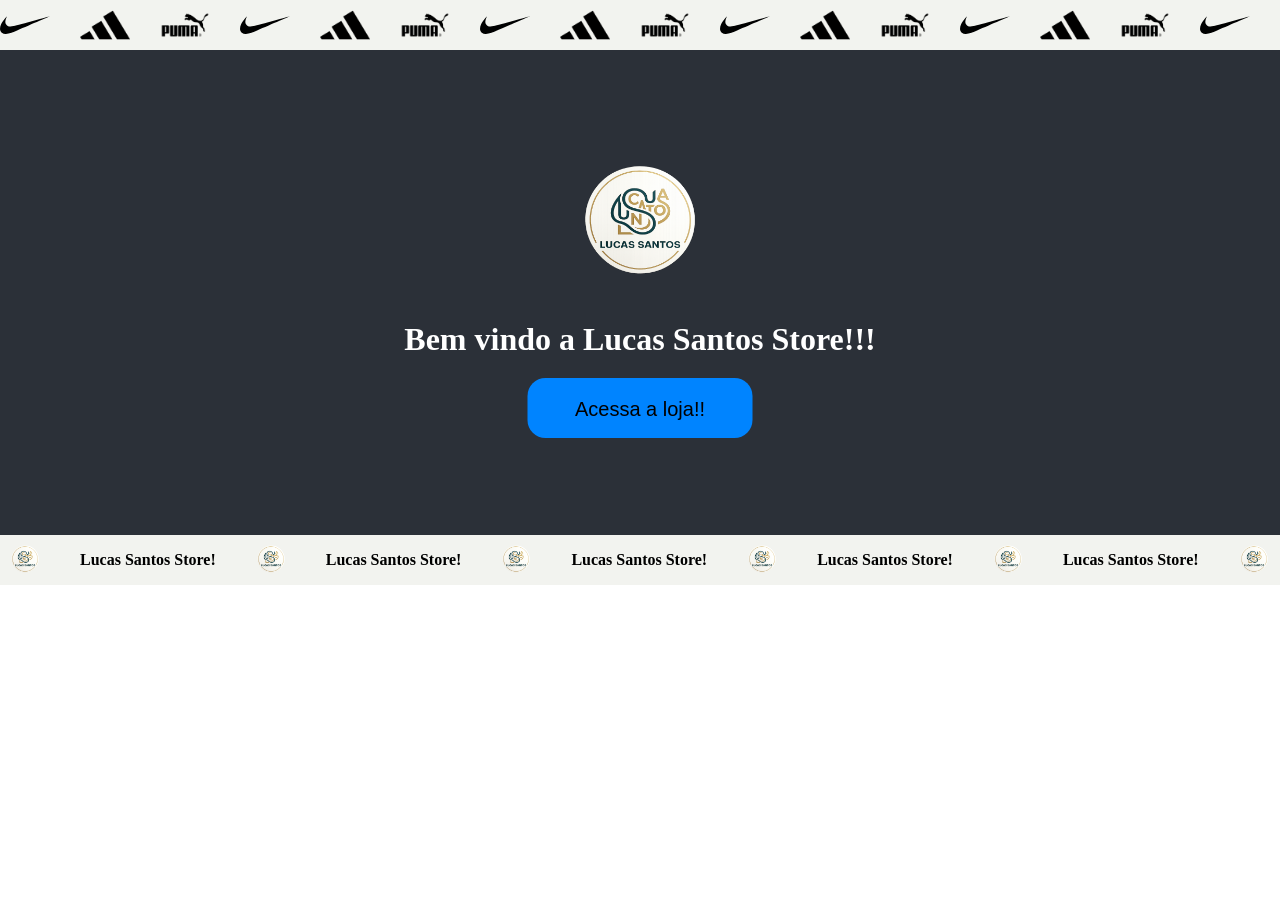
<file: index.html>
<!DOCTYPE html>
<html lang="pt-BR">
<head>
    <meta charset="UTF-8">
    <meta name="viewport" content="width=device-width, initial-scale=1.0">
    <link rel="stylesheet" href="styleBemVindo.css">
    <title>Document</title>
</head>
<body>
    <header>
        <div class="marcas">
            <div class="motor">
                <div class="conteudo">
                    <span><img src="imagens/logoNike.svg" alt=""></span>
                    <span><img src="imagens/adidasLogo.png" alt=""></span>
                    <span><img src="imagens/pumaLogo.png" alt=""></span>
                </div>
                <div class="conteudo">
                    <span><img src="imagens/logoNike.svg" alt=""></span>
                    <span><img src="imagens/adidasLogo.png" alt=""></span>
                    <span><img src="imagens/pumaLogo.png" alt=""></span>
                </div>
                <div class="conteudo">
                    <span><img src="imagens/logoNike.svg" alt=""></span>
                    <span><img src="imagens/adidasLogo.png" alt=""></span>
                    <span><img src="imagens/pumaLogo.png" alt=""></span>
                </div>
                <div class="conteudo">
                    <span><img src="imagens/logoNike.svg" alt=""></span>
                    <span><img src="imagens/adidasLogo.png" alt=""></span>
                    <span><img src="imagens/pumaLogo.png" alt=""></span>
                </div>
                <div class="conteudo">
                    <span><img src="imagens/logoNike.svg" alt=""></span>
                    <span><img src="imagens/adidasLogo.png" alt=""></span>
                    <span><img src="imagens/pumaLogo.png" alt=""></span>
                </div>
                <div class="conteudo">
                    <span><img src="imagens/logoNike.svg" alt=""></span>
                    <span><img src="imagens/adidasLogo.png" alt=""></span>
                    <span><img src="imagens/pumaLogo.png" alt=""></span>
                </div>
                <div class="conteudo">
                    <span><img src="imagens/logoNike.svg" alt=""></span>
                    <span><img src="imagens/adidasLogo.png" alt=""></span>
                    <span><img src="imagens/pumaLogo.png" alt=""></span>
                </div>
                <div class="conteudo">
                    <span><img src="imagens/logoNike.svg" alt=""></span>
                    <span><img src="imagens/adidasLogo.png" alt=""></span>
                    <span><img src="imagens/pumaLogo.png" alt=""></span>
                </div>
                <div class="conteudo">
                    <span><img src="imagens/logoNike.svg" alt=""></span>
                    <span><img src="imagens/adidasLogo.png" alt=""></span>
                    <span><img src="imagens/pumaLogo.png" alt=""></span>
                </div>
            </div>
        </div>
    </header>
    <main>
        <div class="container">
            <img src="imagens/logo.png" alt="">
            <h1>Bem vindo a Lucas Santos Store!!!</h1>
            <button class="btn"><a href="pgInicial.html">Acessa a loja!!</a></button>
        </div>
    </main>
    <footer>
        <div class="loja">
            <div class="motor2">
                <div class="conteudo2">
                    <span><img src="imagens/logo.png" alt=""></span>
                    <span><h4>Lucas Santos Store!</h4></span>
                </div>
                 <div class="conteudo2">
                    <span><img src="imagens/logo.png" alt=""></span>
                    <span><h4>Lucas Santos Store!</h4></span>
                </div>
                 <div class="conteudo2">
                    <span><img src="imagens/logo.png" alt=""></span>
                    <span><h4>Lucas Santos Store!</h4></span>
                </div>
                 <div class="conteudo2">
                    <span><img src="imagens/logo.png" alt=""></span>
                    <span><h4>Lucas Santos Store!</h4></span>
                </div>
                 <div class="conteudo2">
                    <span><img src="imagens/logo.png" alt=""></span>
                    <span><h4>Lucas Santos Store!</h4></span>
                </div>
                 <div class="conteudo2">
                    <span><img src="imagens/logo.png" alt=""></span>
                    <span><h4>Lucas Santos Store!</h4></span>
                </div>
                 <div class="conteudo2">
                    <span><img src="imagens/logo.png" alt=""></span>
                    <span><h4>Lucas Santos Store!</h4></span>
                </div>
                 <div class="conteudo2">
                    <span><img src="imagens/logo.png" alt=""></span>
                    <span><h4>Lucas Santos Store!</h4></span>
                </div>
            </div>
        </div>
    </footer>
    <script src=""></script>
</body>
</html>
</file>
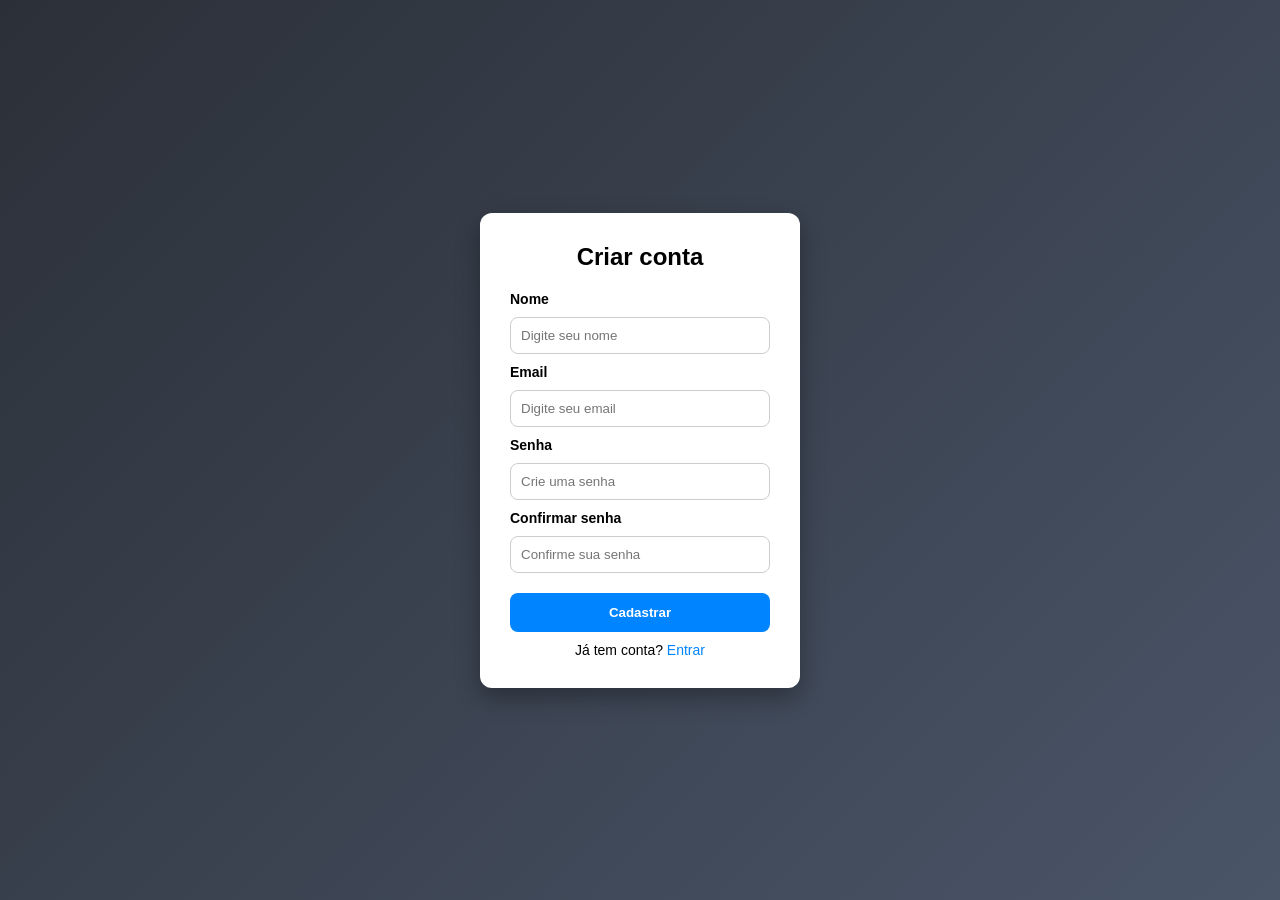
<file: cadastro.html>
<!DOCTYPE html>
<html lang="pt-BR">

<head>
  <meta charset="UTF-8">
  <meta name="viewport" content="width=device-width, initial-scale=1.0">
  <title>Cadastro</title>
  <link rel="stylesheet" href="cadastro.css">
</head>

<body>

  <div class="container">

    <form class="formulario" id="formCadastro">

      <h2>Criar conta</h2>

      <label>Nome</label>
      <input type="text" id="nome" placeholder="Digite seu nome">

      <label>Email</label>
      <input type="email" placeholder="Digite seu email">

      <label>Senha</label>
      <input type="password" placeholder="Crie uma senha">

      <label>Confirmar senha</label>
      <input type="password" placeholder="Confirme sua senha">

      <button type="submit">Cadastrar</button>

      <p>Já tem conta? <a href="entrar.html">Entrar</a></p>

    </form>

  </div>
<script src="cadastro.js"></script>
</body>

</html>
</file>
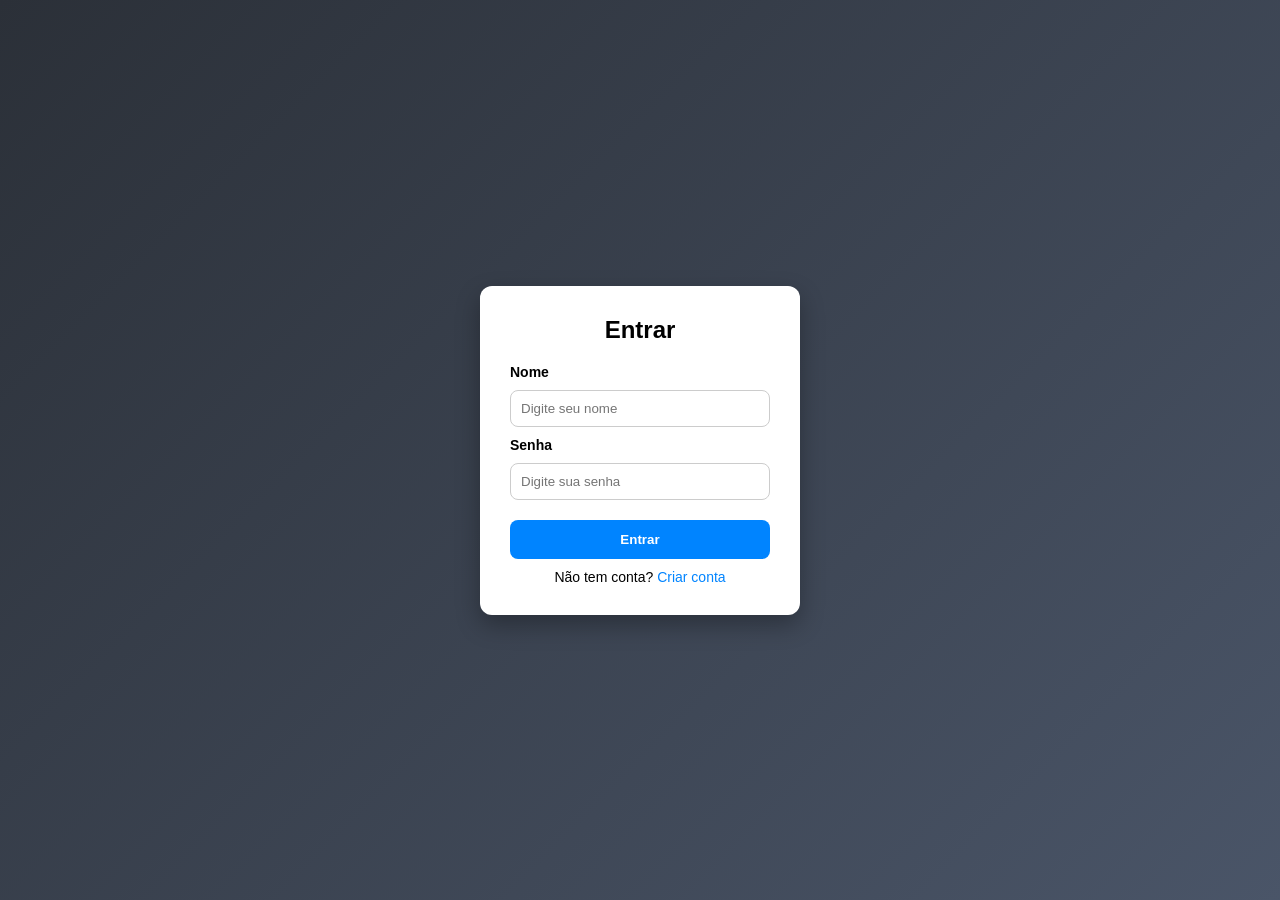
<file: entrar.html>
<!DOCTYPE html>
<html lang="pt-BR">

<head>
  <meta charset="UTF-8">
  <meta name="viewport" content="width=device-width, initial-scale=1.0">
  <title>Entrar</title>
  <link rel="stylesheet" href="entrar.css">
</head>

<body>

  <div class="container">

    <form class="formulario" id="formCadastro">

      <h2>Entrar</h2>

      <label>Nome</label>
      <input type="text" id="nome" placeholder="Digite seu nome">

      <label>Senha</label>
      <input type="password" placeholder="Digite sua senha">

      <button type="submit">Entrar</button>

      <p>Não tem conta? <a href="cadastro.html">Criar conta</a></p>

    </form>

  </div>
<script src="cadastro.js"></script>
</body>

</html>
</file>
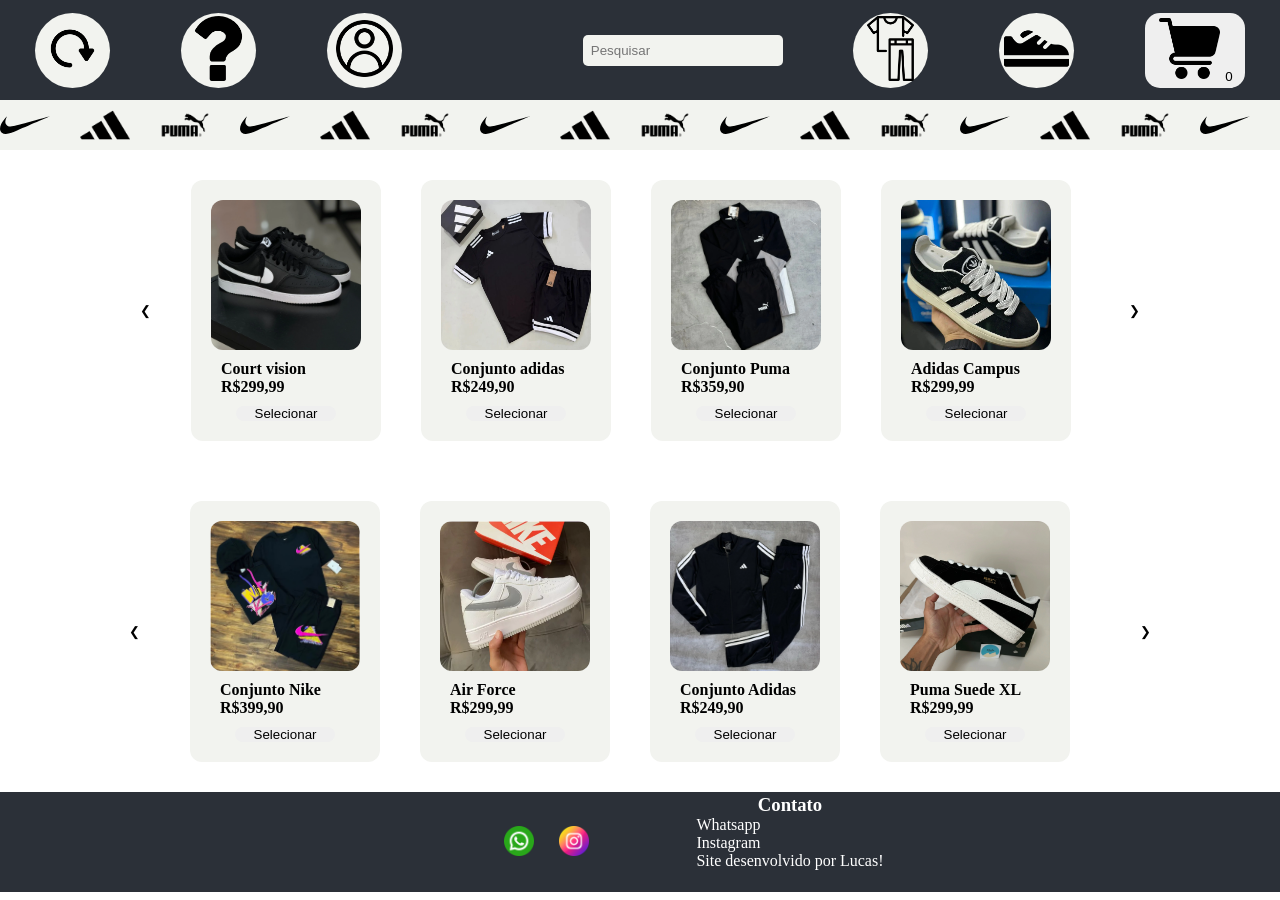
<file: pgInicial.html>
<!DOCTYPE html>
<html lang="pt-BR">

<head>
    <meta charset="UTF-8">
    <meta name="viewport" content="width=device-width, initial-scale=1.0">
    <link rel="stylesheet" href="https://cdnjs.cloudflare.com/ajax/libs/font-awesome/6.5.0/css/all.min.css">
    <link rel="stylesheet" href="style.css">
    <title>Lucas Santos Store</title>
    <link rel="icon" type="image/png" href="imagens/grafite.png">

</head>

<body>
    <header>
        <div id="cabecario">
            <button class="btnRedondo btn-filtro" data-filtro="todos">
                <a href="#"><img src="imagens/atualizar.png" alt="" class="imgBotao"></a>
            </button>
            <button class="btnRedondo">
                <a href="#"><img src="imagens/ajuda.png" alt="" class="imgBotao"></a>
            </button>
            <button class="btnRedondo">
                <a href="cadastro.html"><img src="imagens/perfil.png" alt="" class="imgBotao"></a>
            </button>
            <p id="nome"></p>
            <input type="text" placeholder="Pesquisar" id="pequiar">

            <button class="btnRedondo btn-filtro" data-filtro="camisas">
                <a href="#"><img src="imagens/conjunto.png" alt="" class="imgBotao"></a>
            </button>
            <button class="btnRedondo btn-filtro" data-filtro="tenis">
                <a href="#"><img src="imagens/tenis.png" alt="" class="imgBotao"></a>
            </button>

            <button id="btn-remover-carrinho">
                <a href="#"><img src="imagens/carrinho.png" alt="" class="imgBotao"></a>
                <span id="contador-carrinho">0</span>
            </button>

        </div>

        <div id="header-mobile">
            <div id="btn-hamburger">
                <i class="fa-solid fa-bars"></i>
            </div>
            <input type="text" placeholder="Pesquisar" id="pequiar">
            <button id="btn-remover-carrinho">
                <a href="#"><img src="imagens/carrinho.png" alt="" class="imgBotao"></a>
                <span id="contador-carrinho">0</span>
            </button>
        </div>

        <div class="dropdown-menu">
            <button class="btn-responsivo btn-filtro" data-filtro="todos"><a href="#">Pagina inicial</a></button>
            <button class="btn-responsivo"><a href="cadastro.html">Cadastrar-se</a></button>
            <button class="btn-responsivo btn-filtro" data-filtro="camisas"><a href="#"></a>Conjuntos</button>
            <button class="btn-responsivo btn-filtro" data-filtro="tenis"><a href="#"></a>Tenis</button>
        </div>

    </header>
    <main>
        <div class="marcas">
            <div class="motor">
                <div class="conteudo">
                    <span><img src="imagens/logoNike.svg" alt=""></span>
                    <span><img src="imagens/adidasLogo.png" alt=""></span>
                    <span><img src="imagens/pumaLogo.png" alt=""></span>
                </div>
                <div class="conteudo">
                    <span><img src="imagens/logoNike.svg" alt=""></span>
                    <span><img src="imagens/adidasLogo.png" alt=""></span>
                    <span><img src="imagens/pumaLogo.png" alt=""></span>
                </div>
                <div class="conteudo">
                    <span><img src="imagens/logoNike.svg" alt=""></span>
                    <span><img src="imagens/adidasLogo.png" alt=""></span>
                    <span><img src="imagens/pumaLogo.png" alt=""></span>
                </div>
                <div class="conteudo">
                    <span><img src="imagens/logoNike.svg" alt=""></span>
                    <span><img src="imagens/adidasLogo.png" alt=""></span>
                    <span><img src="imagens/pumaLogo.png" alt=""></span>
                </div>
                <div class="conteudo">
                    <span><img src="imagens/logoNike.svg" alt=""></span>
                    <span><img src="imagens/adidasLogo.png" alt=""></span>
                    <span><img src="imagens/pumaLogo.png" alt=""></span>
                </div>
                <div class="conteudo">
                    <span><img src="imagens/logoNike.svg" alt=""></span>
                    <span><img src="imagens/adidasLogo.png" alt=""></span>
                    <span><img src="imagens/pumaLogo.png" alt=""></span>
                </div>
                <div class="conteudo">
                    <span><img src="imagens/logoNike.svg" alt=""></span>
                    <span><img src="imagens/adidasLogo.png" alt=""></span>
                    <span><img src="imagens/pumaLogo.png" alt=""></span>
                </div>
                <div class="conteudo">
                    <span><img src="imagens/logoNike.svg" alt=""></span>
                    <span><img src="imagens/adidasLogo.png" alt=""></span>
                    <span><img src="imagens/pumaLogo.png" alt=""></span>
                </div>
                <div class="conteudo">
                    <span><img src="imagens/logoNike.svg" alt=""></span>
                    <span><img src="imagens/adidasLogo.png" alt=""></span>
                    <span><img src="imagens/pumaLogo.png" alt=""></span>
                </div>
            </div>
        </div>

        <section class="container">
            <div class="carrossel">
                <button class="btn1" id="prev">❮</button>
                <div class="cards" id="cards">
                    <div class="card meu-card" data-categoria="tenis">
                        <img src="imagens/tenis nike1.webp" alt="">
                        <h4>Court vision <b></b>R$299,99</h4>
                        <button class="acessar" id="btn-carrinho">Selecionar</button>
                    </div>
                    <div class="overlay" id="overlay">
                        <div class="card-expandido">
                            <button class="fechar">X</button>

                            <h2>Court Vision</h2>
                            <img src="imagens/tenis nike1.webp" alt="">
                            <h3>R$299,99</h3>
                            <p>Tênis Nike Court Vision.</p>
                            <button class="acessar" id="btn-carrinho">Selecionar</button>
                        </div>
                    </div>


                    <div class="card meu-card" data-categoria="camisas">
                        <img src="imagens/conjunto adidas1.jpg" alt="">
                        <h4>Conjunto adidas <b></b>R$249,90</h4>
                        <button class="acessar" id="btn-carrinho">Selecionar</button>
                    </div>
                    <div class="overlay" id="overlay">
                        <div class="card-expandido">
                            <button class="fechar">X</button>

                            <h2>Conjunto Adidas</h2>
                            <img src="imagens/conjunto adidas1.jpg" alt="">
                            <h3>R$249,90</h3>
                            <p>Conjunto Adidas esportivo.</p>
                            <button class="acessar" id="btn-carrinho">Selecionar</button>
                        </div>
                    </div>


                    <div class="card meu-card" data-categoria="camisas">
                        <img src="imagens/conjunto puma1.webp" alt="">
                        <h4>Conjunto Puma <b></b>R$359,90</h4>
                        <button class="acessar" id="btn-carrinho">Selecionar</button>
                    </div>
                    <div class="overlay" id="overlay">
                        <div class="card-expandido">
                            <button class="fechar">X</button>

                            <h2>Conjunto Puma</h2>
                            <img src="imagens/conjunto puma1.webp" alt="">
                            <h3>R$359,90</h3>
                            <p>Conjunto Puma confortável.</p>
                            <button class="acessar" id="btn-carrinho">Selecionar</button>
                        </div>
                    </div>


                    <div class="card meu-card" data-categoria="tenis">
                        <img src="imagens/tenis adidas1.webp" alt="">
                        <h4>Adidas Campus <b></b> R$299,99</h4>
                        <button class="acessar" id="btn-carrinho">Selecionar</button>
                    </div>
                    <div class="overlay" id="overlay">
                        <div class="card-expandido">
                            <button class="fechar">X</button>

                            <h2>Adidas Campus</h2>
                            <img src="imagens/tenis adidas1.webp" alt="">
                            <h3>R$299,99</h3>
                            <p>Tênis Adidas Campus clássico.</p>
                            <button class="acessar" id="btn-carrinho">Selecionar</button>
                        </div>
                    </div>



                    <div class="card meu-card" data-categoria="tenis">
                        <img src="imagens/tenis puma1.webp" alt="">
                        <h4>Puma 180 <b></b> R$319,90</h4>
                        <button class="acessar" id="btn-carrinho">Selecionar</button>
                    </div>
                    <div class="overlay" id="overlay">
                        <div class="card-expandido">
                            <button class="fechar">X</button>

                            <h2>Puma 180</h2>
                            <img src="imagens/tenis puma1.webp" alt="">
                            <h3>R$319,90</h3>
                            <p>Tênis Puma 180 retrô.</p>
                            <button class="acessar" id="btn-carrinho">Selecionar</button>
                        </div>
                    </div>


                    <div class="card meu-card" data-categoria="tenis">
                        <img src="imagens/superstar.avif" alt="">
                        <h4>Adidas superstar<b></b> R$249,90</h4>
                        <button class="acessar" id="btn-carrinho">Selecionar</button>
                    </div>
                    <div class="overlay" id="overlay">
                        <div class="card-expandido">
                            <button class="fechar">X</button>

                            <h2>Adidas Superstar</h2>
                            <img src="imagens/superstar.avif" alt="">
                            <h3>R$249,90</h3>
                            <p>Tênis Adidas Superstar.</p>
                            <button class="acessar" id="btn-carrinho">Selecionar</button>
                        </div>
                    </div>


                    <div class="card meu-card" data-categoria="camisas">
                        <img src="imagens/conjunto nike frio.jpg" alt="">
                        <h4>Conjunto nike Frio<b></b> R$299,99</h4>
                        <button class="acessar" id="btn-carrinho">Selecionar</button>
                    </div>
                    <div class="overlay" id="overlay">
                        <div class="card-expandido">
                            <button class="fechar">X</button>

                            <h2>Conjunto Nike Frio</h2>
                            <img src="imagens/conjunto nike frio.jpg" alt="">
                            <h3>R$299,99</h3>
                            <p>Conjunto Nike para dias frios.</p>
                            <button class="acessar" id="btn-carrinho">Selecionar</button>
                        </div>
                    </div>


                    <div class="card meu-card" data-categoria="tenis">
                        <img src="imagens/dunk twister.webp" alt="">
                        <h4>Nike dunk twister <b></b>R$349,90</h4>
                        <button class="acessar" id="btn-carrinho">Selecionar</button>
                    </div>
                    <div class="overlay" id="overlay8">
                        <div class="card-expandido">
                            <button class="fechar">X</button>

                            <h2>Nike Dunk Twister</h2>
                            <img src="imagens/dunk twister.webp" alt="">
                            <h3>R$349,90</h3>
                            <p>Tênis Nike Dunk Twister.</p>
                            <button class="acessar" id="btn-carrinho">Selecionar</button>
                        </div>
                    </div>


                </div>
                <button class="btn1" id="next">❯</button>
            </div>
        </section>


        <section class="container">
            <button class="btn1" id="prev2">❮</button>
            <div class="carrossel">
                <div class="cards" id="cards2">
                    <div class="card meu-card" data-categoria="camisas">
                        <img src="imagens/conjunto nike1.jpg" alt="">
                        <h4>Conjunto Nike R$399,90</h4>
                        <button class="acessar" id="btn-carrinho">Selecionar</button>
                    </div>
                    <div class="overlay">
                        <div class="card-expandido">
                            <button class="fechar">X</button>

                            <h2>Conjunto Nike</h2>
                            <img src="imagens/conjunto nike1.jpg" alt="">
                            <h3>R$399,90</h3>
                            <p>Conjunto Nike confortável e estiloso para o dia a dia.</p>
                            <button class="acessar" id="btn-carrinho">Selecionar</button>
                        </div>
                    </div>


                    <div class="card meu-card" data-categoria="tenis">
                        <img src="imagens/tenis nike2.webp" alt="">
                        <h4>Air Force R$299,99</h4>
                        <button class="acessar" id="btn-carrinho">Selecionar</button>
                    </div>
                    <div class="overlay">
                        <div class="card-expandido">
                            <button class="fechar">X</button>

                            <h2>Air Force</h2>
                            <img src="imagens/tenis nike2.webp" alt="">
                            <h3>R$299,99</h3>
                            <p>Tênis Nike Air Force com design clássico e excelente conforto.</p>
                            <button class="acessar" id="btn-carrinho">Selecionar</button>
                        </div>
                    </div>


                    <div class="card meu-card" data-categoria="camisas">
                        <img src="imagens/conjunto adidas2.webp" alt="">
                        <h4>Conjunto Adidas R$249,90</h4>
                        <button class="acessar" id="btn-carrinho">Selecionar</button>
                    </div>
                    <div class="overlay">
                        <div class="card-expandido">
                            <button class="fechar">X</button>

                            <h2>Conjunto Adidas</h2>
                            <img src="imagens/conjunto adidas2.webp" alt="">
                            <h3>R$249,90</h3>
                            <p>Conjunto Adidas esportivo ideal para treinos e uso casual.</p>
                            <button class="acessar" id="btn-carrinho">Selecionar</button>
                        </div>
                    </div>


                    <div class="card meu-card" data-categoria="tenis">
                        <img src="imagens/tenis puma2.webp" alt="">
                        <h4>Puma Suede XL R$299,99</h4>
                        <button class="acessar" id="btn-carrinho">Selecionar</button>
                    </div>
                    <div class="overlay">
                        <div class="card-expandido">
                            <button class="fechar">X</button>

                            <h2>Puma Suede XL</h2>
                            <img src="imagens/tenis puma2.webp" alt="">
                            <h3>R$299,99</h3>
                            <p>Tênis Puma Suede XL com visual moderno e acabamento premium.</p>
                            <button class="acessar" id="btn-carrinho">Selecionar</button>
                        </div>
                    </div>


                    <div class="card meu-card" data-categoria="camisas">
                        <img src="imagens/conjunto puma2.webp" alt="">
                        <h4>Conjunto Puma R$259,90</h4>
                        <button class="acessar" id="btn-carrinho">Selecionar</button>
                    </div>
                    <div class="overlay">
                        <div class="card-expandido">
                            <button class="fechar">X</button>

                            <h2>Conjunto Puma</h2>
                            <img src="imagens/conjunto puma2.webp" alt="">
                            <h3>R$259,90</h3>
                            <p>Conjunto Puma leve e confortável para diversas ocasiões.</p>
                            <button class="acessar" id="btn-carrinho">Selecionar</button>
                        </div>
                    </div>


                    <div class="card meu-card" data-categoria="tenis">
                        <img src="imagens/samba xlg.avif" alt="">
                        <h4>Adidas Samba XLG <b></b>R$199,90</h4>
                        <button class="acessar" id="btn-carrinho">Selecionar</button>
                    </div>
                    <div class="overlay">
                        <div class="card-expandido">
                            <button class="fechar">X</button>

                            <h2>Adidas Samba XLG</h2>
                            <img src="imagens/samba xlg.avif" alt="">
                            <h3>R$199,90</h3>
                            <p>Adidas Samba XLG com estilo retrô e grande versatilidade.</p>
                            <button class="acessar" id="btn-carrinho">Selecionar</button>
                        </div>
                    </div>


                    <div class="card meu-card" data-categoria="camisas">
                        <img src="imagens/puma calor.webp" alt="">
                        <h4>Conjunto puma <b></b>R$149,99</h4>
                        <button class="acessar" id="btn-carrinho">Selecionar</button>
                    </div>
                    <div class="overlay">
                        <div class="card-expandido">
                            <button class="fechar">X</button>

                            <h2>Conjunto Puma</h2>
                            <img src="imagens/puma calor.webp" alt="">
                            <h3>R$149,99</h3>
                            <p>Conjunto Puma ideal para dias quentes, com tecido leve e respirável.</p>
                            <button class="acessar" id="btn-carrinho">Selecionar</button>
                        </div>
                    </div>


                    <div class="card meu-card" data-categoria="camisas">
                        <img src="imagens/moletom.webp" alt="">
                        <h4>Moletom adidas <b></b>R$99,90</h4>
                        <button class="acessar" id="btn-carrinho">Selecionar</button>
                    </div>
                    <div class="overlay">
                        <div class="card-expandido">
                            <button class="fechar">X</button>

                            <h2>Moletom Adidas</h2>
                            <img src="imagens/moletom.webp" alt="">
                            <h3>R$99,90</h3>
                            <p>Moletom Adidas confortável e perfeito para os dias mais frios.</p>
                            <button class="acessar" id="btn-carrinho">Selecionar</button>
                        </div>
                    </div>


                </div>
            </div>
            <button class="btn1" id="next2">❯</button>
        </section>
    </main>
    <footer>
        <div class="rodape">
            <div class="contato">
                <button><img src="imagens/wpp.png" alt=""></button>
                <button><img src="imagens/instagram.png" alt=""></button>
            </div>
            <div class="lista">
                <h3>Contato</h3>
                <ul>
                    <li>Whatsapp</li>
                    <li>Instagram</li>
                    <li>Site desenvolvido por Lucas!</li>
                </ul>
            </div>
        </div>
    </footer>
    <script src="index.js"></script>
</body>

</html>
</file>
<file: styleBemVindo.css>
* {
  padding: 0;
  margin: 0;
  box-sizing: border-box;
}

html {
  scroll-behavior: smooth;
}

:root {
  --cor-primaria: #2B3038;
  --cor-segundaria: #F2F3EF;
  --cor-botao: rgb(0, 132, 255);
  --cor-texto: #000;
}

body {
  min-height: 100vh;
  display: flex;
  flex-direction: column;
}

.marcas {
  width: 100%;
  display: flex;
  position: relative;
  overflow: hidden;
  background-color: var(--cor-segundaria);
}

.motor {
  display: flex;
  width: max-content;
  animation: movimentar 6s linear infinite;
  will-change: transform;
}

.conteudo {
  display: flex;
  flex-shrink: 0;
}

.conteudo span {
  display: flex;
  align-items: center;
  justify-content: center;
  padding-right: 30px;
}

.conteudo img {
  width: 50px;
  height: 50px;
  object-fit: contain;
}

@keyframes movimentar {
  0% {
    transform: translateX(0);
  }

  100% {
    transform: translateX(-33.333%);
  }
}

.container {
  display: flex;
  justify-content: center;
  align-items: center;
  flex-direction: column;
  width: 350px;
  height: 400px;
  background-color: var(--cor-primaria);
  transition: 1s;
  animation: fugir 10s linear forwards;
  padding: 50px;
  gap: 30px;
}

@keyframes fugir {
  0% {
    transform: translate(100%, 100%);
    border-radius: 15px;
    transform: rotate(180deg);
  }

  25% {
    transform: translate(200%, 200%);
    border-radius: 50%;
    transform: rotate(90deg);
  }

  50% {
    transform: translate(50%, 30%);
    border-radius: 24px 48px;
  }

  75% {
    transform: translate(0%, 0%);
    border-radius: 20px 10px;
    transform: rotate(360deg);
  }

  100% {
    transform: translate(9%, 5%);
    transform: rotate(720deg);
    width: 100%;
    height: 485px;
  }
}

.container img {
  max-width: 200px;
  height: auto;
}

.container h1 {
  color: white;
}

.btn {
  width: 150px;
  height: 40px;
  border: none;
  border-radius: 12px;
  background-color: var(--cor-segundaria);
  cursor: pointer;
  animation: rodar 10s linear forwards;
}

@keyframes rodar {
  0% {
    transform: scale(1.1) rotate(90deg);
    background-color: rgb(170, 198, 239);
  }

  25% {
    transform: scale(1.2) rotate(180deg);
    background-color: rgb(180, 225, 241);
  }

  50% {
    transform: scale(1.3) rotate(270deg);
    background-color: rgb(96, 137, 241);
  }

  75% {
    transform: scale(1.4) rotate(360deg);
    background-color: rgb(64, 93, 238);
  }

  100% {
    transform: scale(1.5);
    background-color: var(--cor-botao);
  }
}

.btn a {
  text-decoration: none;
  color: black;
}

.loja {
  width: 100%;
  display: flex;
  overflow: hidden;
  background-color: var(--cor-segundaria);
}

.motor2 {
  display: flex;
  width: max-content;
  animation: movimentar 10s linear infinite;
  will-change: transform;
}

.conteudo2 {
  display: flex;
  flex-shrink: 0;
}

.conteudo2 span {
  display: flex;
  align-items: center;
  justify-content: center;
  padding-right: 30px;
}

.conteudo2 img {
  width: 50px;
  height: 50px;
  object-fit: contain;
}

@keyframes movimentar {
  0% {
    transform: translateX(0);
  }

  100% {
    transform: translateX(-33.333%);
  }
}
</file>
<file: cadastro.css>
* {
  margin: 0;
  padding: 0;
  box-sizing: border-box;
  font-family: Arial, sans-serif;
}

body {
  height: 100vh;
  display: flex;
  justify-content: center;
  align-items: center;
  background: linear-gradient(135deg, #2B3038, #4a5568);
}

.container {
  width: 100%;
  display: flex;
  justify-content: center;
  align-items: center;
}

.formulario {
  background-color: #fff;
  padding: 30px;
  border-radius: 12px;
  width: 320px;
  box-shadow: 0 10px 25px rgba(0,0,0,0.3);
  display: flex;
  flex-direction: column;
  gap: 10px;
}

.formulario h2 {
  text-align: center;
  margin-bottom: 10px;
}

.formulario label {
  font-size: 14px;
  font-weight: bold;
}

.formulario input {
  padding: 10px;
  border-radius: 8px;
  border: 1px solid #ccc;
  outline: none;
  transition: 0.3s;
}

.formulario input:focus {
  border-color: #0084ff;
  box-shadow: 0 0 5px rgba(0,132,255,0.5);
}

.formulario button {
  margin-top: 10px;
  padding: 12px;
  border: none;
  border-radius: 8px;
  background-color: #0084ff;
  color: white;
  font-weight: bold;
  cursor: pointer;
  transition: 0.3s;
}


.formulario button:hover {
  background-color: #006fd1;
}

.formulario p {
  text-align: center;
  font-size: 14px;
}

.formulario a {
  color: #0084ff;
  text-decoration: none;
}
</file>
<file: entrar.css>
* {
  margin: 0;
  padding: 0;
  box-sizing: border-box;
  font-family: Arial, sans-serif;
}

body {
  height: 100vh;
  display: flex;
  justify-content: center;
  align-items: center;
  background: linear-gradient(135deg, #2B3038, #4a5568);
}

.container {
  width: 100%;
  display: flex;
  justify-content: center;
  align-items: center;
}

.formulario {
  background-color: #fff;
  padding: 30px;
  border-radius: 12px;
  width: 320px;
  box-shadow: 0 10px 25px rgba(0,0,0,0.3);
  display: flex;
  flex-direction: column;
  gap: 10px;
}

.formulario h2 {
  text-align: center;
  margin-bottom: 10px;
}

.formulario label {
  font-size: 14px;
  font-weight: bold;
}

.formulario input {
  padding: 10px;
  border-radius: 8px;
  border: 1px solid #ccc;
  outline: none;
  transition: 0.3s;
}

.formulario input:focus {
  border-color: #0084ff;
  box-shadow: 0 0 5px rgba(0,132,255,0.5);
}

.formulario button {
  margin-top: 10px;
  padding: 12px;
  border: none;
  border-radius: 8px;
  background-color: #0084ff;
  color: white;
  font-weight: bold;
  cursor: pointer;
  transition: 0.3s;
}

.formulario button:hover {
  background-color: #006fd1;
}

.formulario p {
  text-align: center;
  font-size: 14px;
}

.formulario a {
  color: #0084ff;
  text-decoration: none;
}
</file>
<file: style.css>
* {
  padding: 0;
  margin: 0;
  box-sizing: border-box;
}

html {
  scroll-behavior: smooth;
}

:root {
  --cor-primaria: #2B3038;
  --cor-segundaria: #F2F3EF;
  --cor-botao: rgb(0, 132, 255);
  --cor-texto: #000;
}

body {
  min-height: 100vh;
  display: flex;
  flex-direction: column;
}

#cabecario {
  background-color: var(--cor-primaria);
  display: flex;
  justify-content: space-around;
  align-items: center;
  flex-wrap: wrap;
  height: 100px;
}

.btnRedondo {
  width: 75px;
  height: 75px;
  border-radius: 50%;
  border: none;
  background-color: var(--cor-segundaria);
  transition: 0.4s;
}

.btnRedondo:hover {
  transform: scale(1.2);
}

#btn-remover-carrinho {
  border: none;
  width: 100px;
  height: 75px;
  border-radius: 15px;
  transition: 0.4s;
}

#btn-remover-carrinho:hover {
  transform: scale(1.2);
}

.imgBotao {
  width: 65px;
  height: 65px;
}

#pequiar {
  width: 200px;
  padding: 8px;
  border-radius: 5px;
  border: none;
  background-color: var(--cor-segundaria);
}

#cabecario p {
  color: white;
  width: 40px;
}

#header-mobile {
  display: none;
  background-color: var(--cor-primaria);
  align-items: center;
  padding: 8px;
  gap: 10px;
}

#btn-hamburger {
  display: none;
  background-color: var(--cor-primaria);
  cursor: pointer;
  color: white;
  padding: 10px;
  font-size: 20px;
}

.dropdown-menu {
  display: none;
  width: 100%;
  height: 0;
  overflow: hidden;
  position: absolute;
  top: 80px;
  right: 0;
  transition: height 0.2s ease-in-out;
  background-color: rgba(0, 0, 0, 0.3);
  backdrop-filter: blur(10px);
}

.btn-responsivo {
  display: flex;
  flex-direction: row;
  align-items: center;
  background-color: transparent;
  border: none;
  color: white;
  padding: 5px;
}

.btn-responsivo a {
  text-decoration: none;
  color: white;
}

.marcas {
  width: 100%;
  display: flex;
  position: relative;
  overflow: hidden;
  background-color: var(--cor-segundaria);
}

.motor {
  display: flex;
  width: max-content;
  animation: movimentar 10s linear infinite;
  will-change: transform;
}

.conteudo {
  display: flex;
  flex-shrink: 0;
}

.conteudo span {
  display: flex;
  align-items: center;
  justify-content: center;
  padding-right: 30px;
}

.conteudo img {
  width: 50px;
  height: 50px;
  object-fit: contain;
}

@keyframes movimentar {
  0% {
    transform: translateX(0);
  }

  100% {
    transform: translateX(-33.333%);
  }
}

.container {
  display: flex;
  justify-content: center;
  align-items: center;
  flex-direction: row;
  width: 100%;
  padding: 30px;
}

.carrossel {
  display: flex;
  align-items: center;
  justify-content: center;
  gap: 40px;
  width: 1000px;
}

.btn1,
.btn2 {
  background-color: transparent;
  border: none;
  cursor: pointer;
  transition: 0.6s;
}

.btn1:hover,
.btn2:hover {
  transform: scale(1.6);
}

.cards,
.cards2 {
  display: flex;
  gap: 40px;
  overflow: hidden;
  width: 900px;
}

.cards img,
.cards2 img {
  display: flex;
  justify-content: center;
  align-items: center;
  border-radius: 12px;
  width: 150px;
  height: 150px;
}

.card {
  display: flex;
  justify-content: center;
  align-items: center;
  flex-direction: column;
  transition: 0.6s;
  border-radius: 12px;
  padding: 20px;
  background-color: var(--cor-segundaria);
}

.card h4 {
  padding: 10px;
}

.card:hover {
  box-shadow: 0 4px 8px rgba(0, 0, 0, 0.4);
  transform: scale(0.9);
}

.overlay {
  position: fixed;
  inset: 0;
  background: rgba(0, 0, 0, 0.4);
  backdrop-filter: blur(8px);
  -webkit-backdrop-filter: blur(8px);
  display: none;
  justify-content: center;
  align-items: center;
  z-index: 9999;
}

.overlay.ativo {
  display: flex;
}

.card-expandido {
  background: white;
  width: 400px;
  max-width: 90%;
  min-height: 200px;
  padding: 30px;
  border-radius: 20px;
  display: flex;
  flex-direction: column;
  align-items: center;
  position: relative;
  box-shadow: 0 0 30px rgba(0, 0, 0, .3);
}

.card-expandido img {
  width: 80%;
  max-width: 450px;
  height: auto;
  border-radius: 15px;
  margin: 20px 0;
}

.card-expandido h2 {
  font-size: 2rem;
  margin-bottom: 10px;
}

.card-expandido h3 {
  font-size: 1.5rem;
  color: black;
  margin-bottom: 15px;
}

.card-expandido p {
  font-size: 1.1rem;
  text-align: center;
  max-width: 500px;
}

.fechar {
  position: absolute;
  top: 15px;
  right: 15px;
  width: 45px;
  height: 45px;
  border: none;
  border-radius: 50%;
  font-size: 20px;
  cursor: pointer;
}

.acessar {
  width: 100px;
  border: none;
  border-radius: 10px;
  transition: 0.5s;
  cursor: pointer;
}

.acessar:hover {
  background-color: var(--cor-botao);
  color: white;
}

.rodape {
  display: flex;
  justify-content: center;
  align-items: center;
  flex-direction: row;
  background-color: var(--cor-primaria);
}

.contato {
  display: flex;
  justify-content: center;
  align-items: center;
  gap: 5px;
  width: 300px;
  height: 100px;
}

.contato button {
  background-color: transparent;
  border-radius: 50%;
  width: 50px;
  border: none;
  cursor: pointer;
  transition: 0.4s;
}

.contato button:hover {
  transform: scale(1.2);
}

.contato img {
  width: 30px;
}

.lista {
  display: flex;
  justify-content: center;
  align-items: center;
  flex-direction: column;
  color: white;
  height: 70px;
  padding-bottom: 20px;
}

.lista ul {
  list-style: none;
  color: white;
}

.card-escondido {
  display: none !important;
}

@media (max-width: 768px) {

  #cabecario {
    height: auto;
    padding: 10px;
    flex-direction: row;
    gap: 10px;
  }

  .btnRedondo {
    width: 35px;
    height: 35px;
  }

  #btn-remover-carrinho {
    width: 50px;
    height: 35px;
  }

  .imgBotao {
    width: 25px;
    height: 25px;
  }

  .container {
    flex-direction: column;
    gap: 40px;
    padding: 20px;
  }

  .carrossel {
    width: 100%;
    flex-direction: column;
    gap: 20px;
  }

  .cards,
  .linha2 {
    width: 100%;
    flex-wrap: wrap;
    justify-content: center;
    gap: 20px;
  }

  .card {
    width: 45%;
  }

  .cards img,
  .linha2 img {
    width: 120px;
    height: 120px;
  }

  .btn1,
  .btn2 {
    display: none;
  }

  .rodape {
    flex-direction: row;
    text-align: center;
    padding: 10px;
  }
}

@media (max-width: 480px) {


  #cabecario {
    display: none;
  }

  #btn-hamburger {
    display: block;
    /* ← era .lista */
  }

  .dropdown-menu {
    display: block;
  }

  .dropdown-menu.open {
    height: 180px;
    padding: 32px;
  }

  #header-mobile {
    display: flex;
  }

  #pequiar {
    flex: 1;
    padding: 8px;
    border-radius: 5px;
    border: none;
    background-color: var(--cor-segundaria);
  }

  #btn-remover-carrinho{
    width: 65px;
    height: 45px;
  }

  #pequiar {
    width: 100%;
  }

  .container {
    padding: 10px;
    gap: 20px;
  }

  .cards,
  .linha2 {
    flex-direction: column;
    align-items: center;
  }

  .card {
    width: 90%;
    padding: 15px;
  }

  .cards img,
  .linha2 img {
    width: 90px;
    height: 90px;
  }

  .acessar {
    width: 80px;
  }

  .contato {
    flex-direction: row;
    height: auto;
  }

  .lista {
    display: none;
  }
}
</file>
